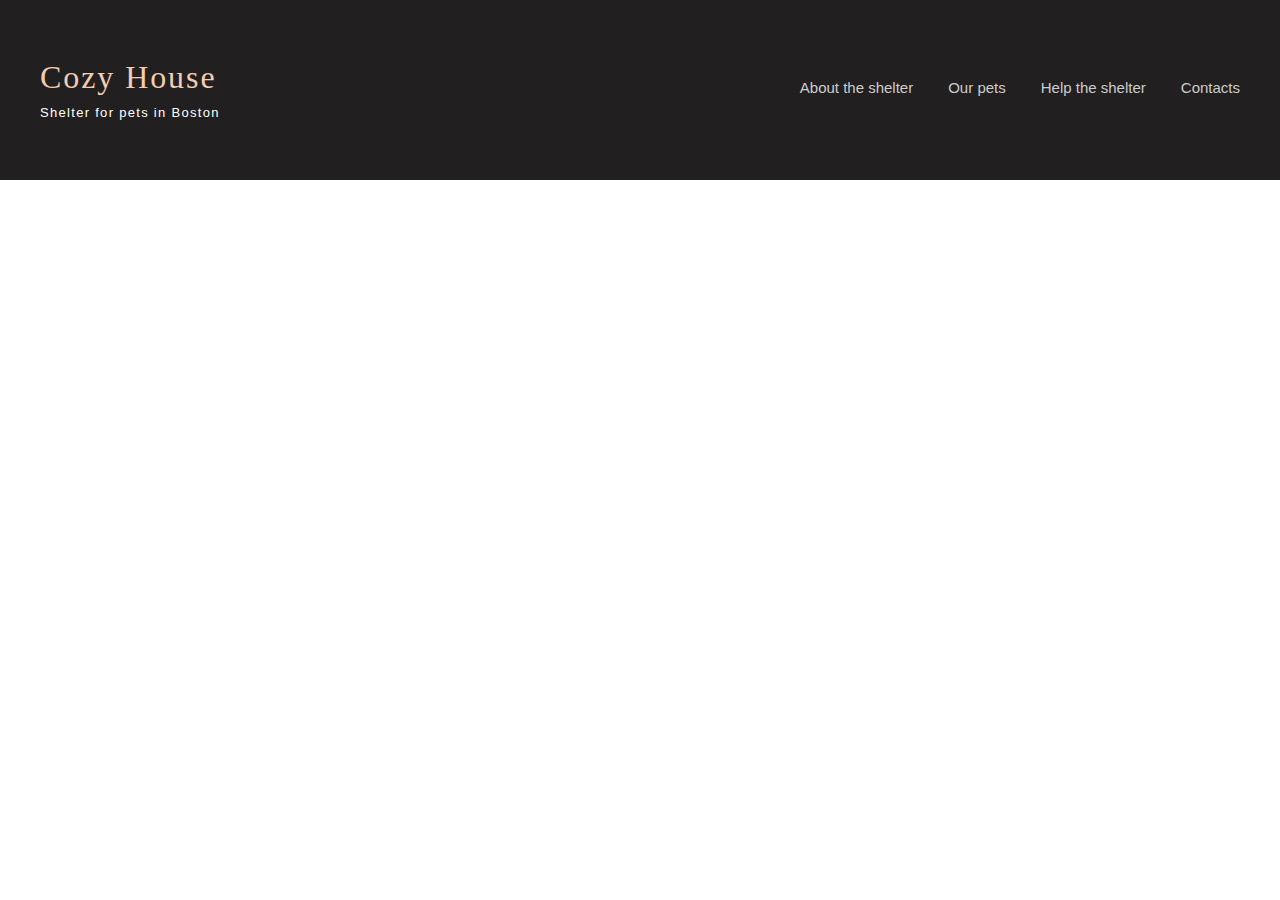
<file: 04 Flex/index.html>
<!DOCTYPE html>
<html lang="en">
  <head>
    <meta charset="UTF-8" />
    <meta name="viewport" content="width=device-width, initial-scale=1.0" />
    <title>FLEX & GRID</title>
    <link rel="stylesheet" href="style.css" />
  </head>
  <body>
    <!-- <div class="flex-container">
        <div class="element">1</div>
        <div class="element">2</div>
        <div class="element">3</div>
        <div class="element">4</div>
        <div class="element">5</div>
        <div class="element">6</div>
    </div> -->

    <header>
      <div class="logo">
        <h2>Cozy House</h2>
        <p>Shelter for pets in Boston</p>
      </div>
      <nav class="main-nav">
        <ul>
          <li>About the shelter</li>
          <li>Our pets</li>
          <li>Help the shelter</li>
          <li>Contacts</li>
        </ul>
      </nav>
    </header>
  </body>
</html>
</file>
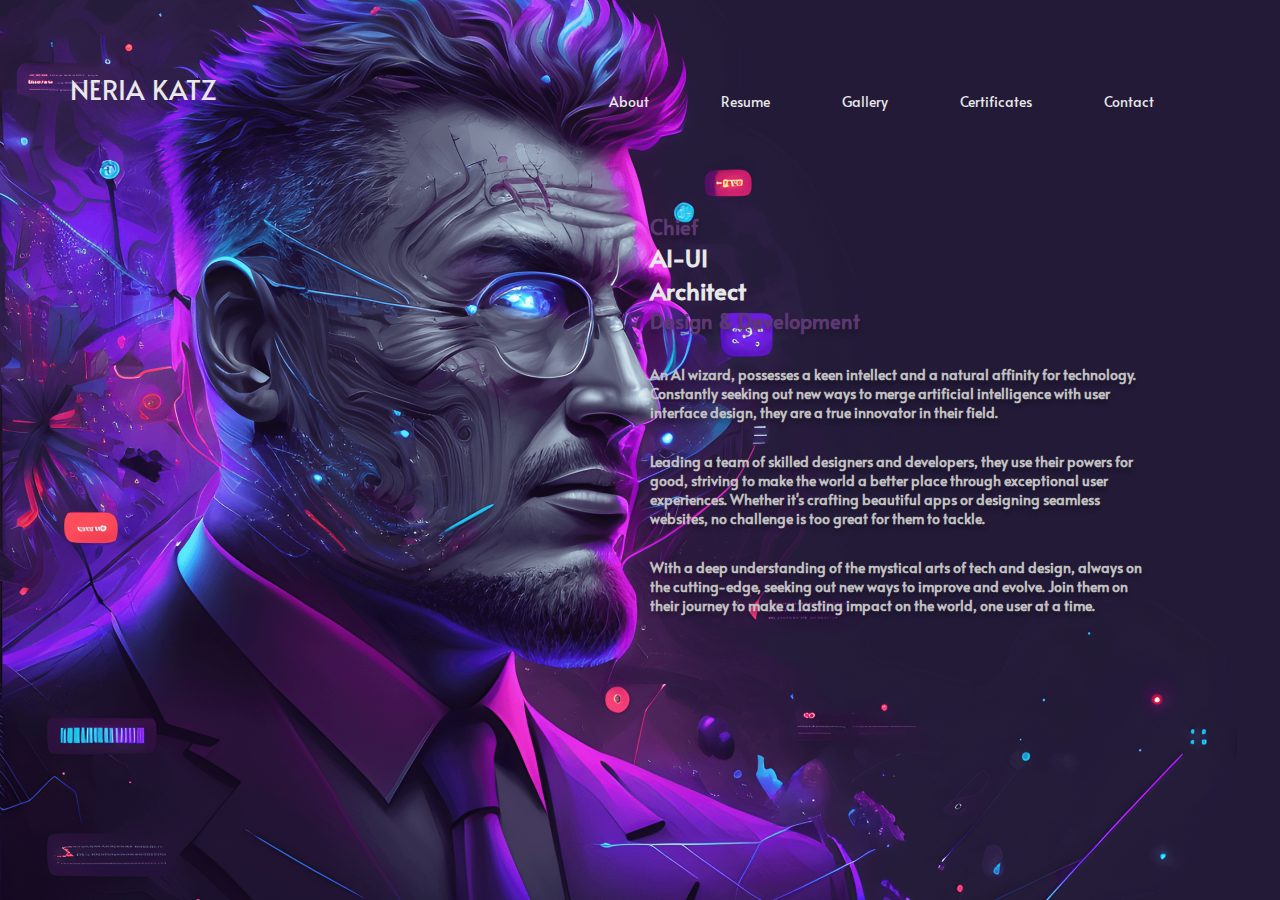
<file: 07 HTML&CSS Lab/index.html>
<!DOCTYPE html>
<html lang="en">
  <head>
    <meta charset="UTF-8" />
    <meta name="viewport" content="width=device-width, initial-scale=1.0" />
    <title>NERIA KATZ</title>
    <link rel="stylesheet" href="style.css" />
  </head>
  <body>
    <header>
      <div class="logo">NERIA KATZ</div>
      <nav>
        <a href="index.html">About</a>
        <a href="resume.htm">Resume</a>
        <a href="gallery.htm">Gallery</a>
        <a href="certificates.htm">Certificates</a>
        <a href="#">Contact</a>
      </nav>
    </header>

    <main>
      <div class="title">
        <span class="top">Chief</span>
        <h2>AI-UI</h2>
        <h2>Architect</h2>
        <span class="bottom">Design & Development</span>
      </div>

      <p>
        An AI wizard, possesses a keen intellect and a natural affinity for technology. Constantly seeking out new ways to merge artificial intelligence with user interface design, they are a true
        innovator in their field.
      </p>
      <p>
        Leading a team of skilled designers and developers, they use their powers for good, striving to make the world a better place through exceptional user experiences. Whether it's crafting
        beautiful apps or designing seamless websites, no challenge is too great for them to tackle.
      </p>
      <p>
        With a deep understanding of the mystical arts of tech and design, always on the cutting-edge, seeking out new ways to improve and evolve. Join them on their journey to make a lasting impact
        on the world, one user at a time.
      </p>
    </main>
  </body>
</html>
</file>
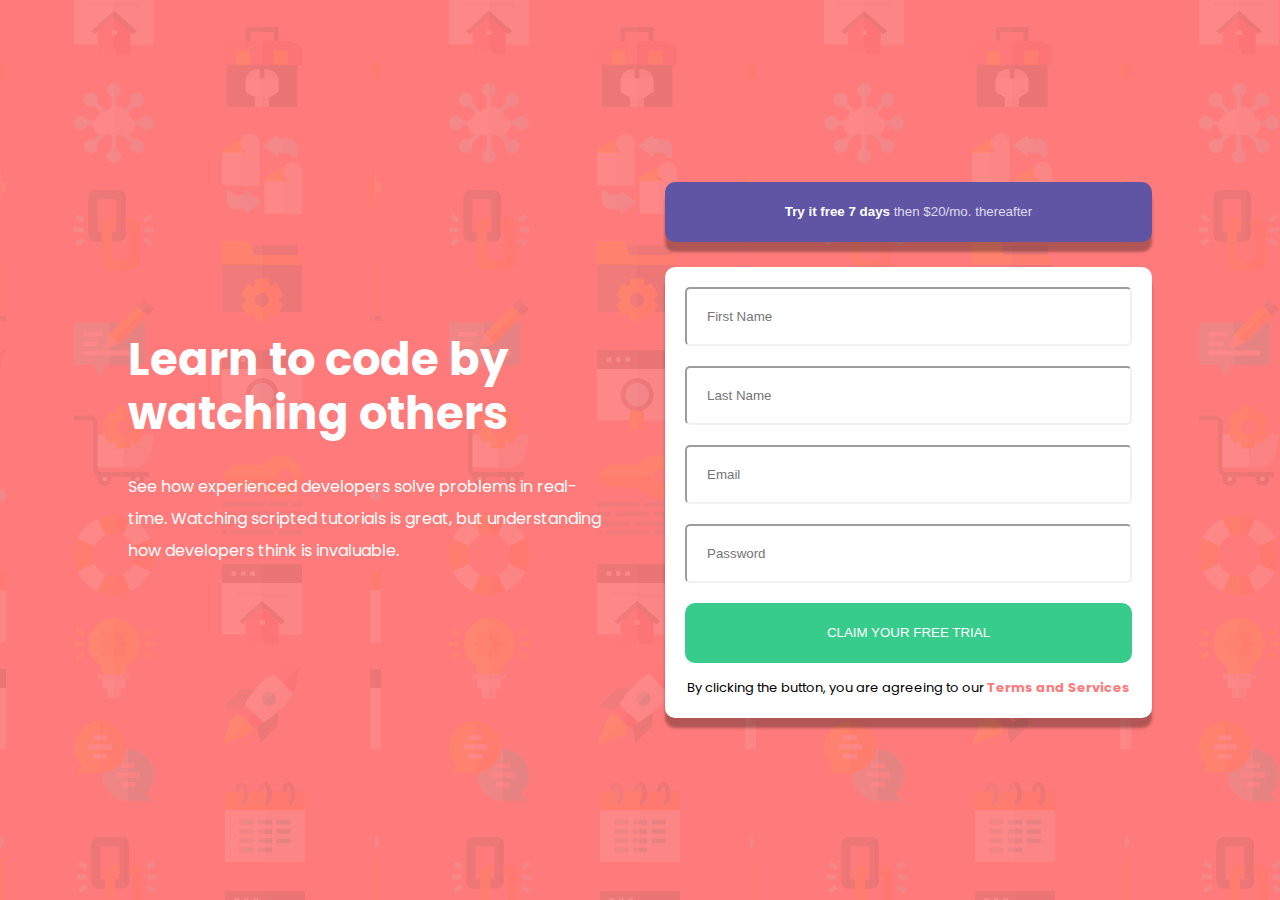
<file: test checking fields/index.html>
<!DOCTYPE html>
<html lang="en">
<head>
  <meta charset="UTF-8">
  <meta name="viewport" content="width=device-width, initial-scale=1.0"> <!-- displays site properly based on user's device -->
  
  <link rel="icon" type="image/png" sizes="32x32" href="./images/favicon-32x32.png">
  <link rel="stylesheet" href="./style.css">
  <link rel="preconnect" href="https://fonts.googleapis.com">
  <link rel="preconnect" href="https://fonts.gstatic.com" crossorigin>
  <link href="https://fonts.googleapis.com/css2?family=Poppins:wght@400;500;600;700&display=swap" rel="stylesheet">
  <title>Frontend Mentor | Intro component with sign up form</title>

</head>
<body>
  <main>
    <section class="sec-1">
      <h1>Learn to code by watching others</h1>
      <p>
        See how experienced developers solve problems in real-time. Watching scripted tutorials is great, 
        but understanding how developers think is invaluable. 
      </p>
    </section>
    <section class="sec-2">
      <button class="free-trial"><span> Try it free 7 days </span>then $20/mo. thereafter</button>
      <div>
        <!-- добавляю id для формы, а то не работало -->
        <form id="registration-form" action="" method="POST"> 
          <input type="text" name="fname" id="fname" placeholder="First Name" class="k"> 
          <span  id="fname-p"></span> <br>
          
          <input type="text" name="lname" id="lname" placeholder="Last Name "> 
          <span  id="lname-p"></span><br>
          
          <input type="email" name="email" id="email" placeholder="Email"> 
          <span  id="email-p"></span><br>
          
          <input type="password" name="pword" id="pword" placeholder="Password">
          <span  id="pword-p"></span>

          <button type="submit">Claim your free trial </button>
        </form>
        <p>By clicking the button, you are agreeing to our <span> Terms and Services </span></p>
      </div>
    </section>
  </main>
  <script src="script.js"></script>
</body>
</html>
</file>
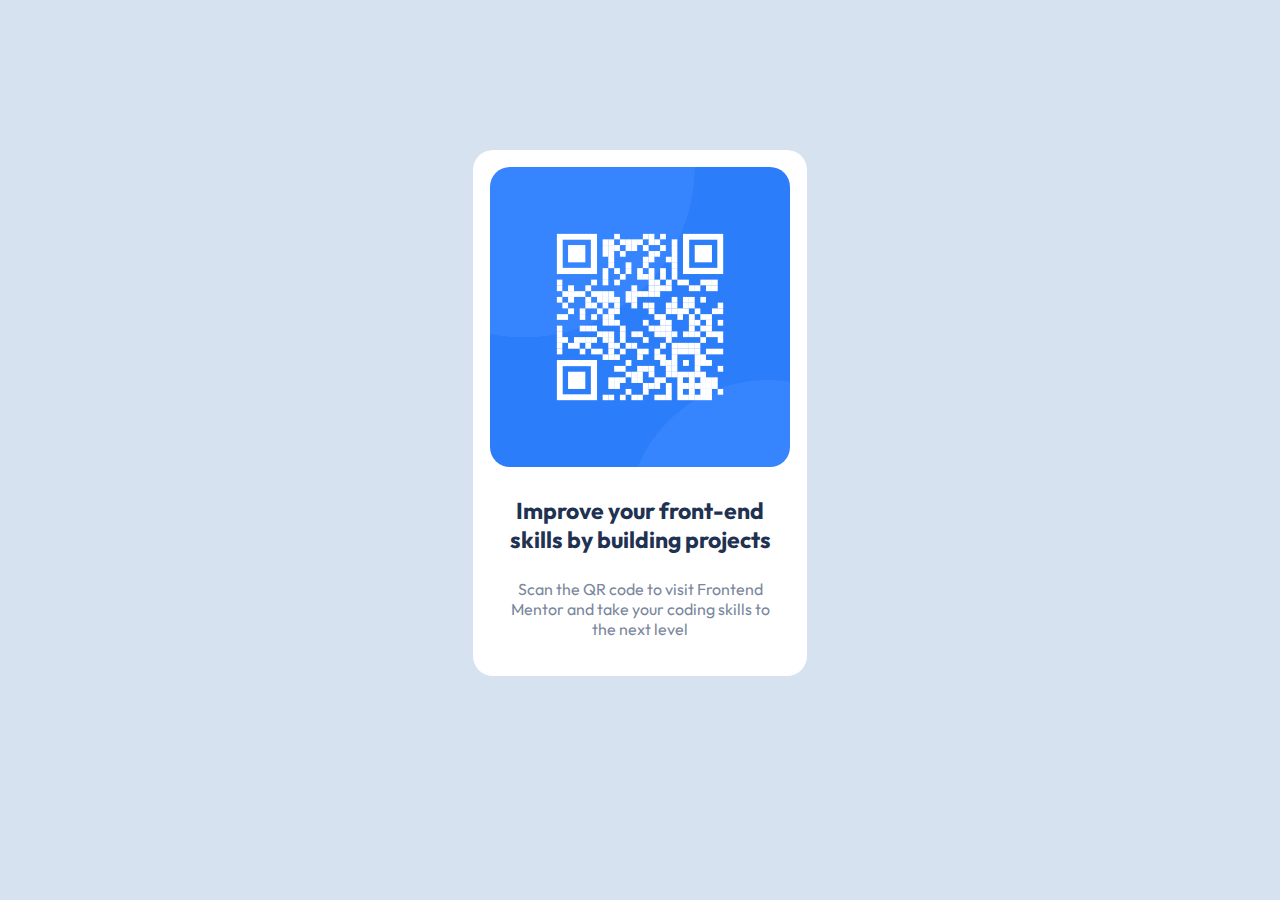
<file: 01 HTML/лаб 3/Lab_3_QR_cod/index.html>
<!DOCTYPE html>
<html lang="en">
<head>
  <meta charset="UTF-8">
  <meta name="viewport" content="width=device-width, initial-scale=1.0">

  <link rel="icon" type="image/png" sizes="32x32" href="./images/favicon-32x32.png">
  <link rel="stylesheet" href="style.css">
  <title>Lab 3_QR code component</title>

</head>
<body>
 <div class="qr-code">
  <img src="images/image-qr-code.png" alt="image-qr-code">
  <h1>Improve your front-end skills by building projects</h1>
  <p>Scan the QR code to visit Frontend Mentor and take your coding skills to the next level</p>
 </div>
</body>
</html>
</file>
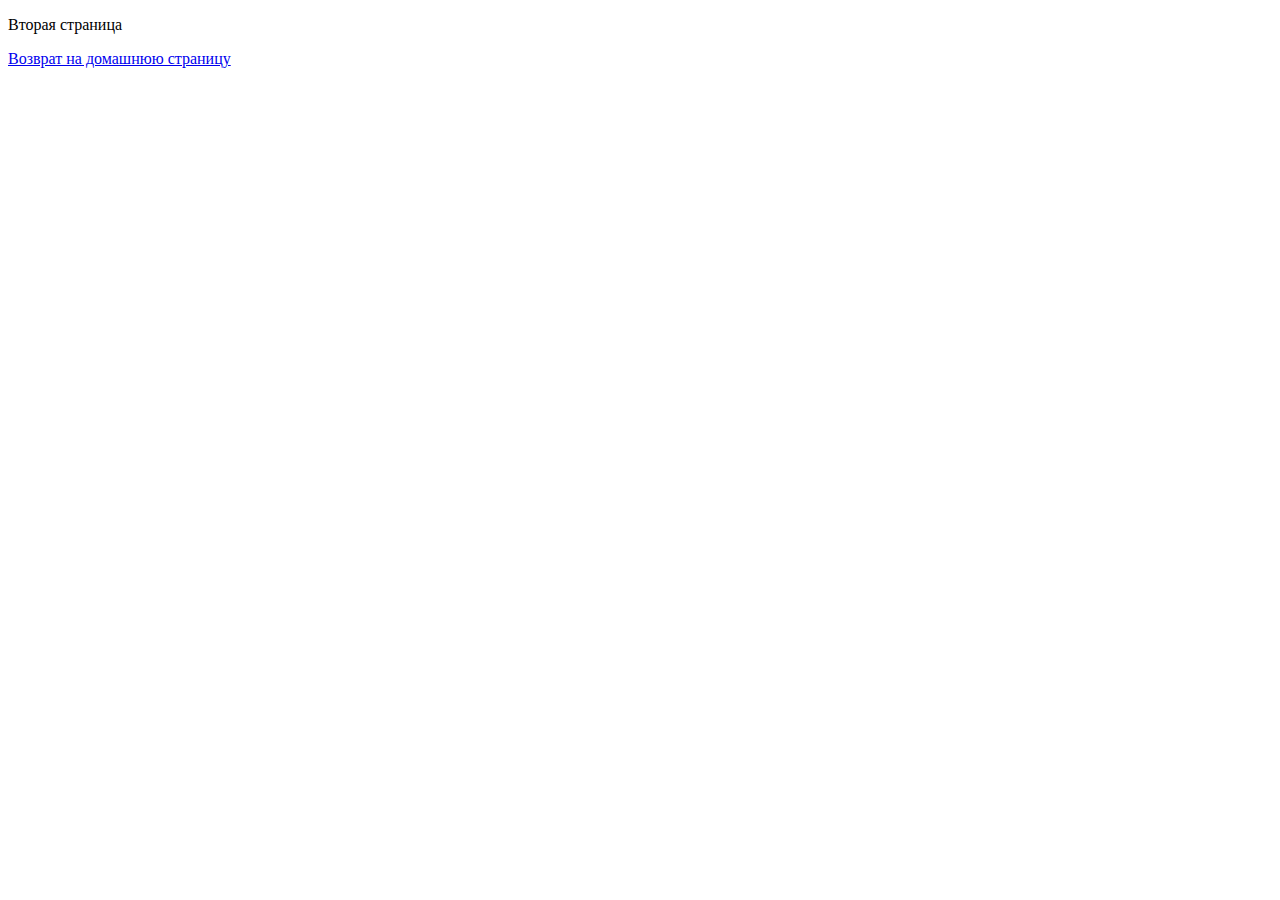
<file: 01 HTML/list.htm>
<!DOCTYPE html>
<html lang="en">
<head>
    <meta charset="UTF-8">
    <meta name="viewport" content="width=device-width, initial-scale=1.0">
    <title>Document</title>
</head>
<body>
    <p>Вторая страница</p>
    <a href="index.html">Возврат на домашнюю страницу</a>
</body>
</html>
</file>
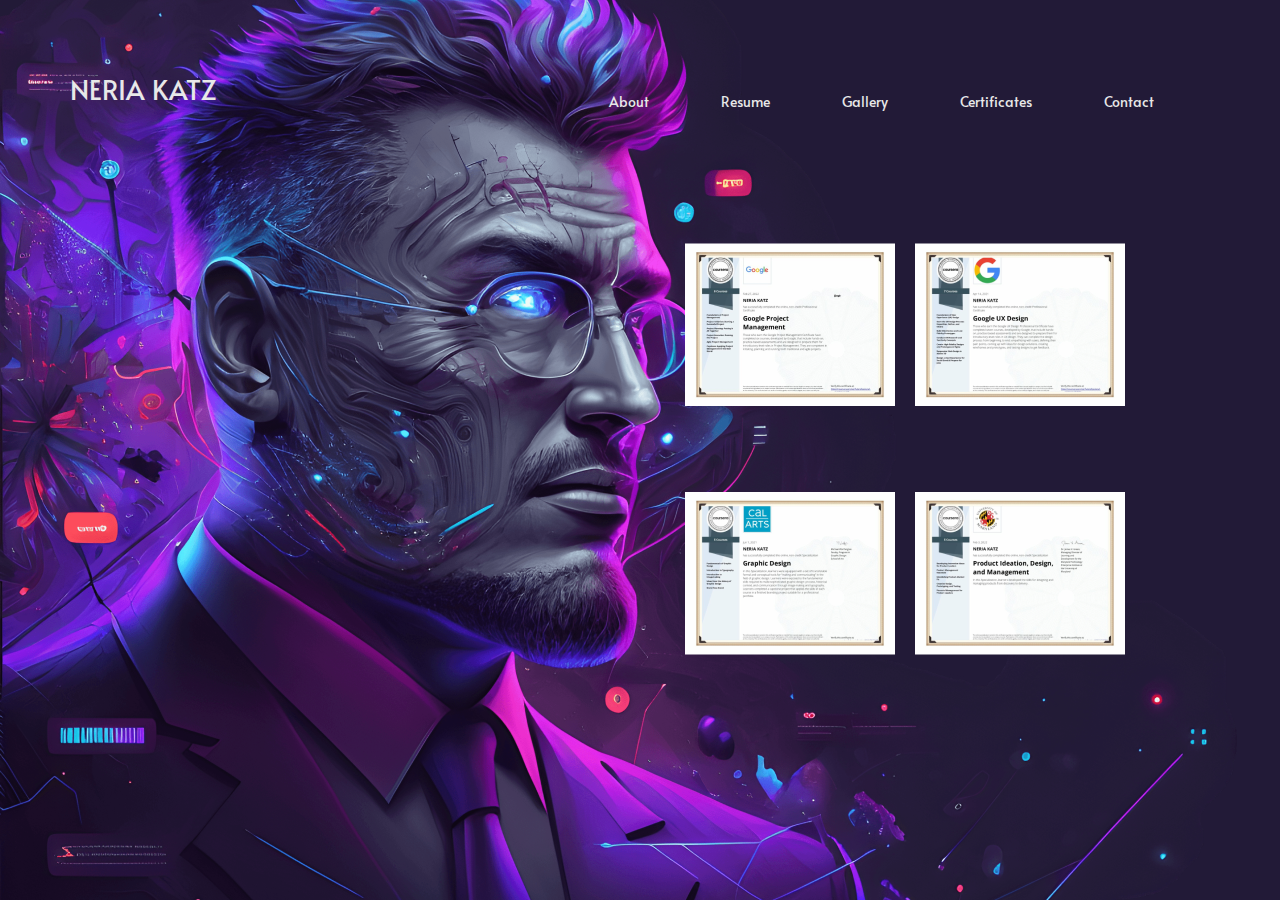
<file: 07 HTML&CSS Lab/certificates.htm>
<!DOCTYPE html>
<html lang="en">
  <head>
    <meta charset="UTF-8" />
    <meta name="viewport" content="width=device-width, initial-scale=1.0" />
    <title>NERIA KATZ</title>
    <link rel="stylesheet" href="style.css" />
    </head>
  <body>
    <header>
      <div class="logo">NERIA KATZ</div>
      <nav>
        <a href="index.html">About</a>
        <a href="resume.htm">Resume</a>
        <a href="gallery.htm">Gallery</a>
        <a href="certificates.htm">Certificates</a>
        <a href="#">Contact</a>
      </nav>
    </header>
    <main class="certificates">
      <div class="certificates-img">
        <img src="images/sert1.png" alt="sert1" />
      </div>
      <div class="certificates-img">
        <img src="images/sert2.png" alt="sert2" />
      </div>
      <div class="certificates-img">
        <img src="images/sert3.png" alt="sert3" />
      </div>
      <div class="certificates-img">
        <img src="images/sert4.png" alt="sert4" />
      </div>
        </main>
  </body>
</html>
</file>
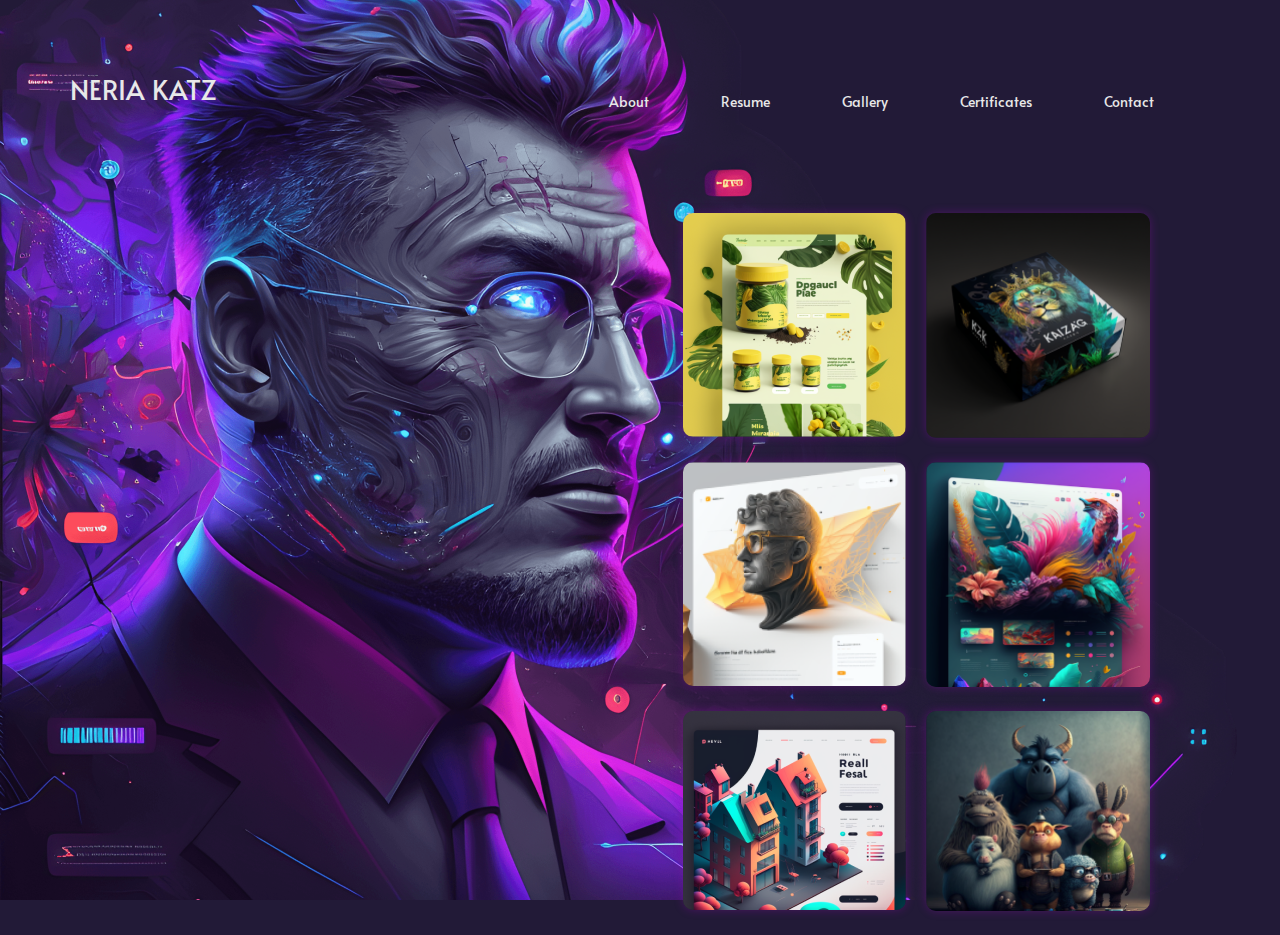
<file: 07 HTML&CSS Lab/gallery.htm>
<!DOCTYPE html>
<html lang="en">
  <head>
    <meta charset="UTF-8" />
    <meta name="viewport" content="width=device-width, initial-scale=1.0" />
    <title>NERIA KATZ</title>
    <link rel="stylesheet" href="style.css" />
    </head>
  <body>
    <header>
      <div class="logo">NERIA KATZ</div>
      <nav>
        <a href="index.html">About</a>
        <a href="resume.htm">Resume</a>
        <a href="gallery.htm">Gallery</a>
        <a href="certificates.htm">Certificates</a>
        <a href="#">Contact</a>
      </nav>
    </header>
    <main class="gallery">
      <div class="gallery-img">
        <img src="images/img1.png" alt="img1" />
      </div>
      <div class="gallery-img">
        <img src="images/img2.png" alt="img2" />
      </div>
      <div class="gallery-img">
        <img src="images/img3.png" alt="img3" />
      </div>
      <div class="gallery-img">
        <img src="images/img4.png" alt="img4" />
      </div>
      <div class="gallery-img">
        <img src="images/img5.png" alt="img5" />
      </div>
      <div class="gallery-img">
        <img src="images/img6.png" alt="img6" />
      </div>
    </main>
  </body>
</html>
</file>
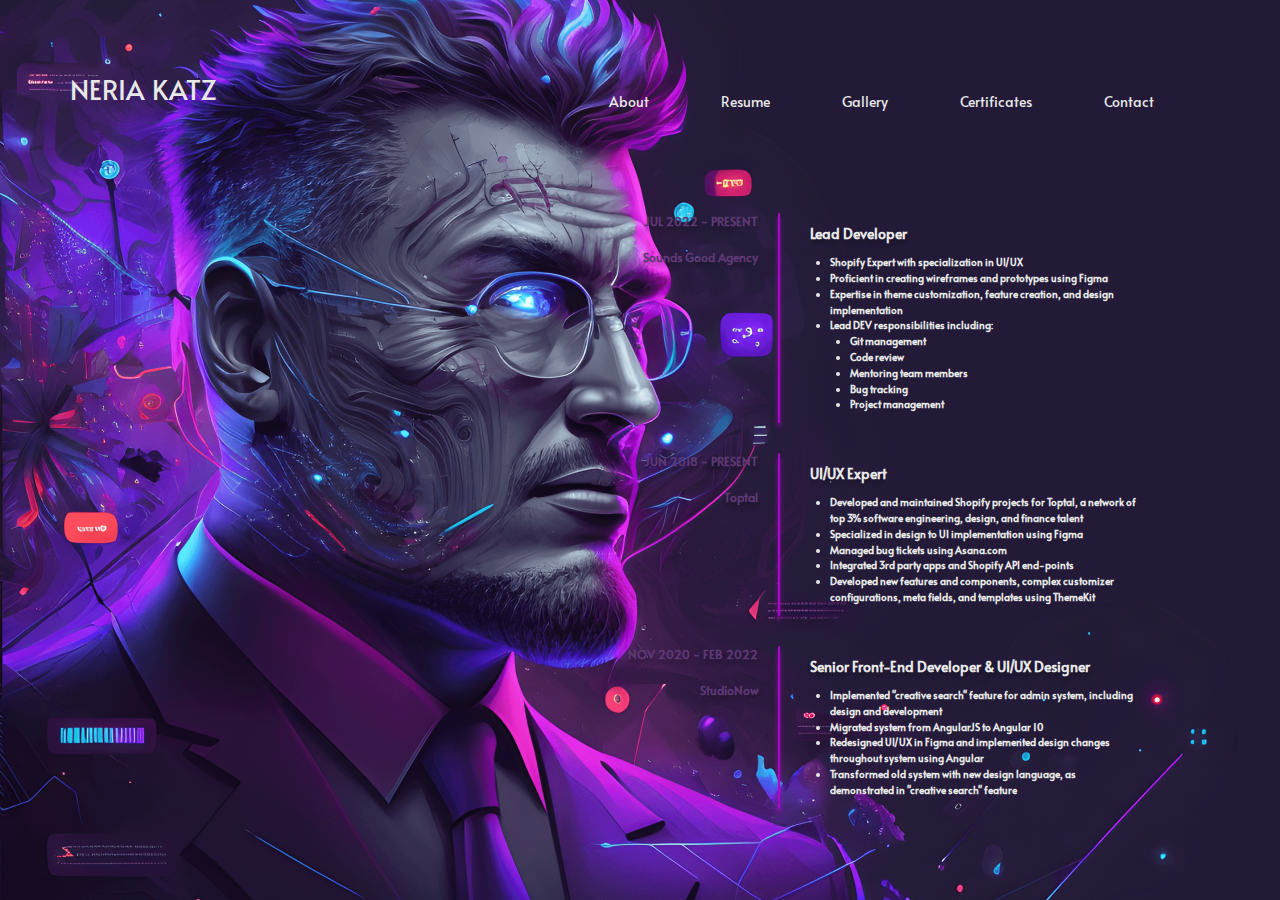
<file: 07 HTML&CSS Lab/resume.htm>
<!DOCTYPE html>
<html lang="en">
  <head>
    <meta charset="UTF-8" />
    <meta name="viewport" content="width=device-width, initial-scale=1.0" />
    <title>NERIA KATZ</title>
    <link rel="stylesheet" href="style.css" />
   </head>
  <body>
    <header>
      <div class="logo">NERIA KATZ</div>
      <nav>
        <a href="index.html">About</a>
        <a href="resume.htm">Resume</a>
        <a href="gallery.htm">Gallery</a>
        <a href="certificates.htm">Certificates</a>
        <a href="#">Contact</a>
      </nav>
    </header>
    <main class="resume">
     
      <div class="resume-date">
        <h2>JUL 2022 - PRESENT</h2>
        <p>Sounds Good Agency</p>
      </div>
      <div class="resume-border"></div>
      <div class="resume-info">
        <h1>Lead Developer</h1>

        <ul>
          <li>Shopify Expert with specialization in UI/UX</li>
          <li>Proficient in creating wireframes and prototypes using Figma</li>
          <li>Expertise in theme customization, feature creation, and design implementation</li>
          <li>
            Lead DEV responsibilities including:
            <ul>
              <li>Git management</li>
              <li>Code review</li>
              <li>Mentoring team members</li>
              <li>Bug tracking</li>
              <li>Project management</li>
            </ul>
          </li>
        </ul>
      </div>

     
      <div class="resume-date">
        <h2>JUN 2018 - PRESENT</h2>
        <p>Toptal</p>
      </div>
      <div class="resume-border"></div>
      <div class="resume-info">
        <h1>UI/UX Expert</h1>

        <ul>
          <li>Developed and maintained Shopify projects for Toptal, a network of top 3% software engineering, design, and finance talent</li>
          <li>Specialized in design to UI implementation using Figma</li>
          <li>Managed bug tickets using Asana.com</li>
          <li>Integrated 3rd party apps and Shopify API end-points</li>
          <li>Developed new features and components, complex customizer configurations, meta fields, and templates using ThemeKit</li>
        </ul>
      </div>

     
      <div class="resume-date">
        <h2>NOV 2020 - FEB 2022</h2>
        <p>StudioNow</p>
      </div>
      <div class="resume-border"></div>
      <div class="resume-info">
        <h1>Senior Front-End Developer & UI/UX Designer</h1>

        <ul>
          <li>Implemented "creative search" feature for admin system, including design and development</li>
          <li>Migrated system from AngularJS to Angular 10</li>
          <li>Redesigned UI/UX in Figma and implemented design changes throughout system using Angular</li>
          <li>Transformed old system with new design language, as demonstrated in "creative search" feature</li>
        </ul>
      </div>
    </main>
  </body>
</html>
</file>
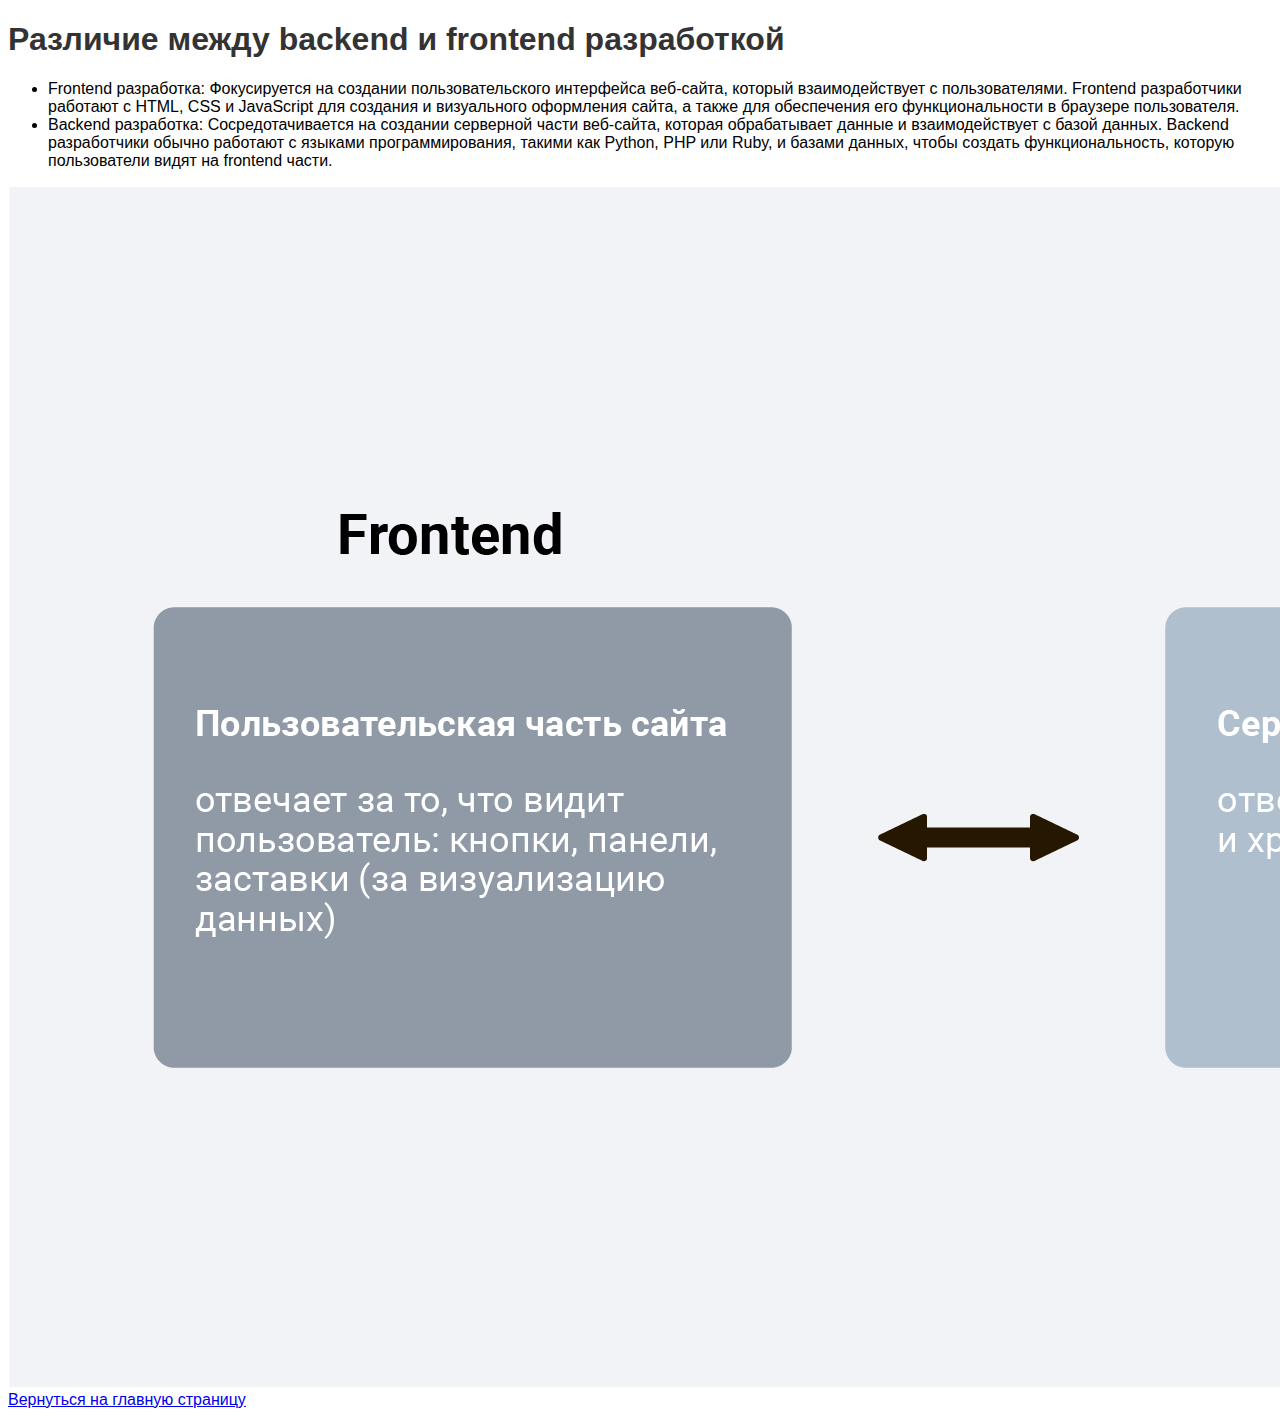
<file: 01 HTML/лаб 2/backend_frontend.html>
<!DOCTYPE html>
<html>
<head>
  <title>Различие между backend и frontend разработкой</title>
  <link rel="stylesheet" href="styles.css">
</head>
<body>
  <h1>Различие между backend и frontend разработкой</h1>
  
  <ul>
    <li>Frontend разработка: Фокусируется на создании пользовательского интерфейса веб-сайта, который взаимодействует с пользователями. Frontend разработчики работают с HTML, CSS и JavaScript для создания и визуального оформления сайта, а также для обеспечения его функциональности в браузере пользователя.</li>
    <li>Backend разработка: Сосредотачивается на создании серверной части веб-сайта, которая обрабатывает данные и взаимодействует с базой данных. Backend разработчики обычно работают с языками программирования, такими как Python, PHP или Ruby, и базами данных, чтобы создать функциональность, которую пользователи видят на frontend части.</li>
</ul>
  
  <img src="backend_frontend.png" alt="Различие между backend и frontend разработкой">
  <a href="index.html">Вернуться на главную страницу</a>
</body>
</html>
</file>
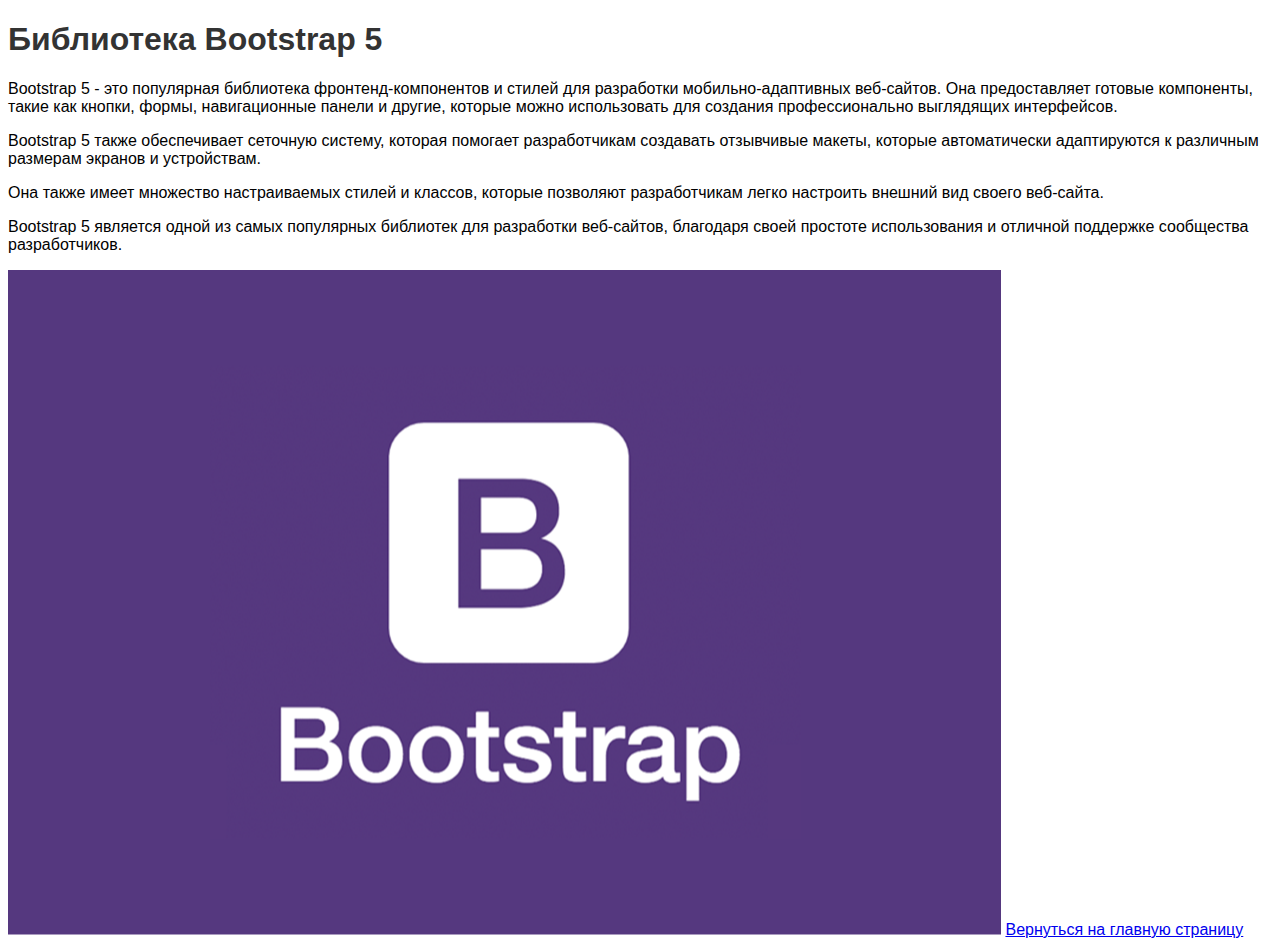
<file: 01 HTML/лаб 2/bootstrap.html>
<!DOCTYPE html>
<html>
<head>
  <title>Библиотека Bootstrap 5</title>
  <link rel="stylesheet" href="styles.css">
</head>
<body>
  <h1>Библиотека Bootstrap 5</h1>
  
  <p>Bootstrap 5 - это популярная библиотека фронтенд-компонентов и стилей для разработки мобильно-адаптивных веб-сайтов. Она предоставляет готовые компоненты, такие как кнопки, формы, навигационные панели и другие, которые можно использовать для создания профессионально выглядящих интерфейсов.</p>
    <p>Bootstrap 5 также обеспечивает сеточную систему, которая помогает разработчикам создавать отзывчивые макеты, которые автоматически адаптируются к различным размерам экранов и устройствам.</p>
    <p>Она также имеет множество настраиваемых стилей и классов, которые позволяют разработчикам легко настроить внешний вид своего веб-сайта.</p>
    <p>Bootstrap 5 является одной из самых популярных библиотек для разработки веб-сайтов, благодаря своей простоте использования и отличной поддержке сообщества разработчиков.</p>
  
  
  <img src="bootstrap.png" alt="Библиотека Bootstrap 5">
  <a href="index.html">Вернуться на главную страницу</a>
</body>
</html>
</file>
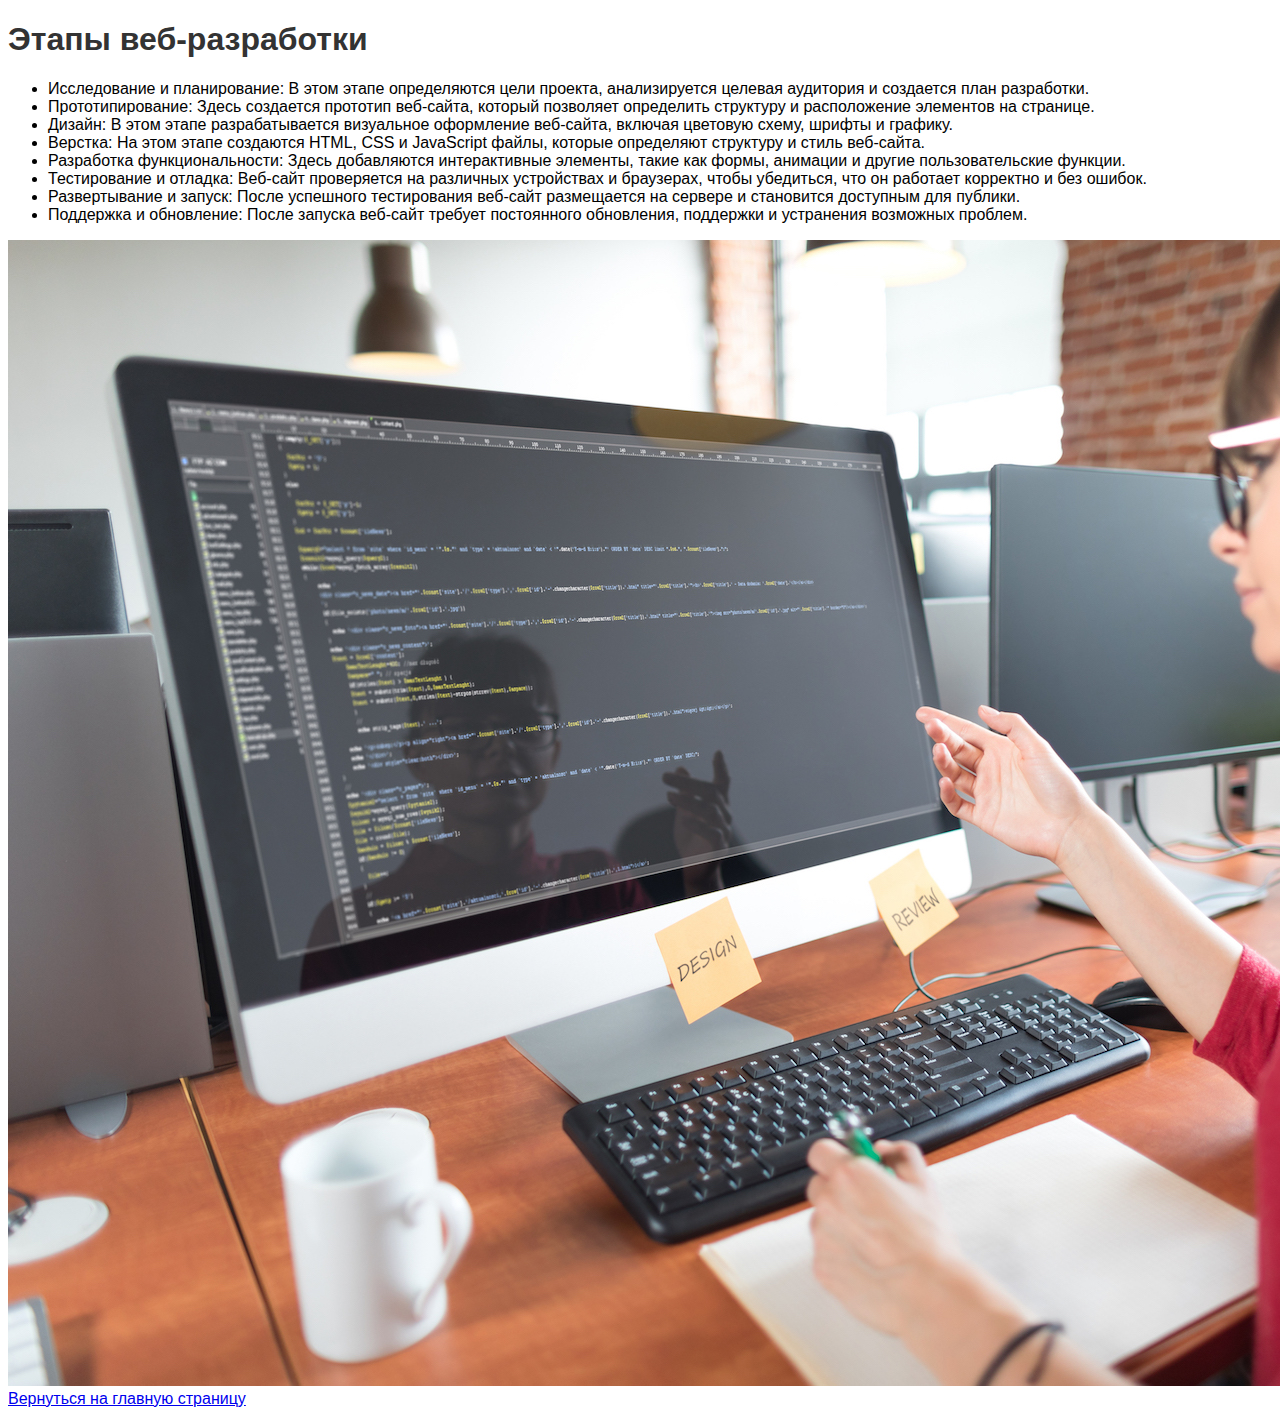
<file: 01 HTML/лаб 2/web_development.html>
<!DOCTYPE html>
<html>
<head>
  <title>Этапы веб-разработки</title>
  <link rel="stylesheet" href="styles.css">
</head>
<body>
  <h1>Этапы веб-разработки</h1>

  <ul>
    <li>Исследование и планирование: В этом этапе определяются цели проекта, анализируется целевая аудитория и создается план разработки.</li>
    <li>Прототипирование: Здесь создается прототип веб-сайта, который позволяет определить структуру и расположение элементов на странице.</li>
    <li>Дизайн: В этом этапе разрабатывается визуальное оформление веб-сайта, включая цветовую схему, шрифты и графику.</li>
    <li>Верстка: На этом этапе создаются HTML, CSS и JavaScript файлы, которые определяют структуру и стиль веб-сайта.</li>
    <li>Разработка функциональности: Здесь добавляются интерактивные элементы, такие как формы, анимации и другие пользовательские функции.</li>
    <li>Тестирование и отладка: Веб-сайт проверяется на различных устройствах и браузерах, чтобы убедиться, что он работает корректно и без ошибок.</li>
    <li>Развертывание и запуск: После успешного тестирования веб-сайт размещается на сервере и становится доступным для публики.</li>
    <li>Поддержка и обновление: После запуска веб-сайт требует постоянного обновления, поддержки и устранения возможных проблем.</li>
</ul>

  
  <img src="web_development.jpg" alt="Этапы веб-разработки">
  <a href="index.html">Вернуться на главную страницу</a>
</body>
</html>
</file>
<file: 04 Flex/style.css>
* {
    margin: 0;
    padding: 0;
    box-sizing: border-box;
}

html {
    font-family: Arial, Helvetica, sans-serif;
}

/* FLEX */
.flex-container {
    background-color: bisque;
    padding: 20px;
    margin: 0 auto;
    max-width: 1000px;

    display: flex;
    /* gap: 30px; */
    /* выравнивание дочерних элементов по основной оси */
    justify-content: space-evenly;
}

.flex-container .element {
    background-color: rgb(252, 205, 147);
    padding: 20px;
    border: 2px solid rgb(252, 188, 111);
}

/* header */
header {
    max-width: 1280px;
    background-color: #211F20;
    margin: 0 auto;
    padding: 60px 40px;
    color: #FAFAFA;

    display: flex;
    justify-content: space-between;
}

.main-nav {
    padding: 16px 0;
    color: #CDCDCD;
}

.main-nav ul {
    list-style-type: none;
    display: flex;
    gap: 35px;
}

.main-nav ul li {
    font-size: 15px;
    font-style: normal;
    font-weight: 400;
    line-height: 160%;
    border-bottom: 3px solid transparent;
    transition: all 0.5s;
}

.main-nav ul li:hover {
    color: #FAFAFA;
    border-bottom: 3px solid #F1CDB3;
    cursor: pointer;
}

.logo h2 {
    color: #F1CDB3;
    font-family: Georgia;
    font-size: 32px;
    font-style: normal;
    font-weight: 400;
    line-height: 110%;
    /* 35.2px */
    letter-spacing: 1.92px;
    margin-bottom: 10px;
}

.logo p {
    color: #FFF;
    font-family: Arial;
    font-size: 13px;
    font-style: normal;
    font-weight: 400;
    line-height: normal;
    letter-spacing: 1.3px;
}
</file>
<file: 07 HTML&CSS Lab/style.css>
@import url('https://fonts.googleapis.com/css2?family=Alata&display=swap');

* {
    margin: 0;
    padding: 0;
    box-sizing: border-box;
}

html {
    font-family: 'Alata', sans-serif;
    font-size: 62.5%;
    color: #E8E8E8;
}

body {
    height: 100vh;
    background-color: #221A37;
    background-image: url('images/BackgroundImage.png');
    background-repeat: no-repeat;
    background-position: left bottom;
    padding: 1rem;
}


header {
    max-width: 144rem;
    display: flex;
    justify-content: space-between;
    padding: 6rem;
}

header .logo {
    font-size: 2.7rem;
}

header nav {
    display: flex;
    padding: 1rem 3.6rem;
    gap: 3.2rem;
}

header nav a {
    display: inline-block;
    padding: 1.2rem 2rem;
    font-size: 1.4rem;
    color: #E8E8E8;
    text-decoration: none;
    transition: all 0.5s;
}

header nav a:hover {
    background-color: #402166;
    box-shadow: 0px 4px 10px rgba(0, 0, 0, 0.25);
    border-radius: 2.6rem;
}


main {
    max-width: 144rem;
    padding: 2rem 12rem;
    display: grid;
    grid-template-columns: 50rem;
    justify-content: end;
    font-size: 1.6rem;
    row-gap: 3rem;
}

/* группирую свойства */
main .title .top,
main .title .bottom {
    color: #5D3974;
    font-size: 2rem;
    font-weight: bold;
    text-shadow: 0px 4px 4px rgba(0, 0, 0, 0.25);
}

main .title h1 {
    font-size: 5.2rem;
    line-height: 1;
    text-shadow: 0px 4px 4px rgba(0, 0, 0, 0.25);
}

main p {
    color: #C0C0C0;
    text-shadow: 0px 4px 4px rgba(0, 0, 0, 0.25);
    font-size: 1.4rem;
    font-weight: bold;
}


/* Раздел резюме */

.resume {
    grid-template-columns: 15rem 0.2rem 35rem;
    column-gap: 2rem;
}

/* группирую свойства */
.resume .resume-date h2,
.resume .resume-date p {
    color: #5D3974;
    text-align: right;
    text-shadow: 0px 4px 4px rgba(0, 0, 0, 0.25);
    font-size: 1.2rem;
    font-weight: bold;
    margin-bottom: 2rem;
}

.resume .resume-border {
    border-radius: 1rem;
    background: #A60AC7;
    box-shadow: 0rem 0.4rem 0.4rem 0rem #A60AC7;
}

.resume .resume-info {
    padding: 1rem;
}

.resume .resume-info h1 {
    text-shadow: 0px 4px 4px rgba(0, 0, 0, 0.25);
    font-size: 1.4rem;
    font-weight: bold;
    line-height: 158.5%;
    margin-bottom: 1rem;
}

.resume .resume-info ul {
    font-size: 1rem;
    font-weight: bold;
    padding-left: 2rem;
}

.resume .resume-info ul li {
    list-style-type: disc;
    line-height: 158.5%;
}


/* Раздел галереи */

.gallery {
    grid-template-columns: 22.3rem 22.4rem;
    gap: 2rem;
}

.gallery .gallery-img img {
    width: 100%;
    border-radius: 10px;
    box-shadow: 0px 0px 10px 0px rgba(166, 10, 199, 0.30);
}


/* Раздел сертификатов */

.certificates {
    grid-template-columns: 21rem 23.5rem;
    gap: 2rem;
}

.certificates .certificates-img sert {
    width: 100%;
    border-radius: 10px;
    box-shadow: 0px 0px 10px 0px rgba(166, 10, 199, 0.30);
}
</file>
<file: test checking fields/style.css>
* {
    padding: 0;
    margin: 0;
    box-sizing: border-box;
    /* border: 2px solid red; */

}

body {
    /* border: 2px solid black; */
    font-size: 16px;
    max-width: 100vw;
    font-family: 'Poppins', sans-serif;
    min-height: 100vh;
}

main {
    /* border: 2px solid green; */
    /* padding: 20px; */
    background-image: url(./images/bg-intro-mobile.png);
    background-color: hsl(0, 100%, 74%) ;
   display: flex;
   flex-direction: column;
   padding-top: 70px;
}

section {
    /* border: 2px solid black; */
    padding: 20px 30px;
}

.sec-1 {
    text-align: center;
    color: white;
    /* flex-grow: 1; */
}

h1 {
    margin: 0px 40px 30px;
    font-weight: 700;
}
.sec-1 p {
    line-height: 2em;
}



button {
    color: rgb(255, 255, 255, 0.8);
    padding: 20px 70px;
    width: 100%;
    border: none;
    border-radius: 10px;
    background-color: hsl(248, 32%, 49%) ;
    line-height: 1.5em;
    font-weight: 400;
    margin-bottom: 15px;
}
.free-trial {
    box-shadow: 0px 10px 3px rgb(0, 0, 0, 0.3);
    margin-bottom: 25px;
}

button span {
    font-weight: 700;
    color: rgb(255, 255, 255);
}

button[type=submit] {
    padding: 20px;
    background-color: hsl(154, 59%, 51%);
    color: rgb(255, 255, 255);
    text-transform: uppercase;
}

.sec-2 div {
    background-color: white;
    padding: 20px;
    border-radius: 10px;
    box-shadow: 0px 10px 3px rgb(0, 0, 0, 0.3);
}

input {
    width: 100%;
    border-radius: 5px;
    border-color: #f1f1f1 ;
    padding: 20px;
    /* padding-left: 10px; */
    margin-bottom: 20px;
}

input.error {
    background: url(./images/icon-error.svg) no-repeat scroll 95%;
    margin-bottom: 5px;
}

input.error.stop {
    background-image: none;
}

form span {
    /* display: inline-block; */
    float: right;
    /* border: 1px solid green; */
    font-size: .7em;
    color: red;
    margin-bottom: 15px;
}

/* input:focus {
    background-image: none;
} */

.sec-2 div p {
    text-align: center;
    font-size: small;
}

.sec-2 div p span {
    color: hsl(0, 100%, 74%) ;
    font-weight: 700;
}


@media screen and (min-width: 900px) {
    * {
        padding: 0;
        margin: 0;
        box-sizing: border-box;
        
    }
/* 
    body {
        padding: 0;
        display: flex;
        justify-content: center;
        align-items: center;
        max-height: 100vh;
        padding: 200px 50px;
    } */

    main {
        flex-direction: row;
        width: 100%;
        height: 100vh;
        /* justify-content: center; */
        align-items: center;
        padding: 2% 10%;
        gap: 50px;
    }    
    section {
        padding: 0;
        margin: auto;
    }

    .sec-1 {
        text-align: left;
        width: 50%;
    }
    .sec-2 {
        width: 50%;
        padding: 0;
    
    }

    h1 {
        font-size: 45px;
        margin-inline: 0;
        line-height: 1.2em;
    }
}
</file>
<file: 01 HTML/лаб 3/Lab_3_QR_cod/style.css>
@import url('https://fonts.googleapis.com/css2?family=Outfit:wght@400;700&display=swap');

*{
    margin: 0;
    padding: 0;
}

html {
    font-family: 'Outfit' sans-serif;
}

body {
    background-color: hsl(212, 45%, 89%);
}

.qr-code {
    width: 300px;
    background-color: hsl(0, 0%, 100%);
    margin: 150px auto;
    padding: 17px;
    border-radius: 20px;
    text-align: center;
}

.qr-code img {
    width: 100%;
    border-radius: 20px;
}

.qr-code h1 {
    margin: 25px 10px;
    font-size: 23px;
    text-align: center;
    color: hsl(218, 44%, 22%);
    font-weight: 700;
    font-family: 'Outfit', sans-serif;
}

.qr-code p {
    margin: 20px 15px;
    color: hsl(220, 15%, 55%);
    font-weight: 400;
    font-family: 'Outfit', sans-serif;
}
</file>
<file: 01 HTML/лаб 2/styles.css>
body {
    font-family: Arial, sans-serif;
  }
  
  h1 {
    color: #333;
  }
  
  nav ul {
    list-style-type: none;
    padding: 0;
  }
  
  nav ul li {
    display: inline;
    margin-right: 10px;
  }
  
  nav ul li a {
    text-decoration: none;
    color: #333;
  }
</file>
